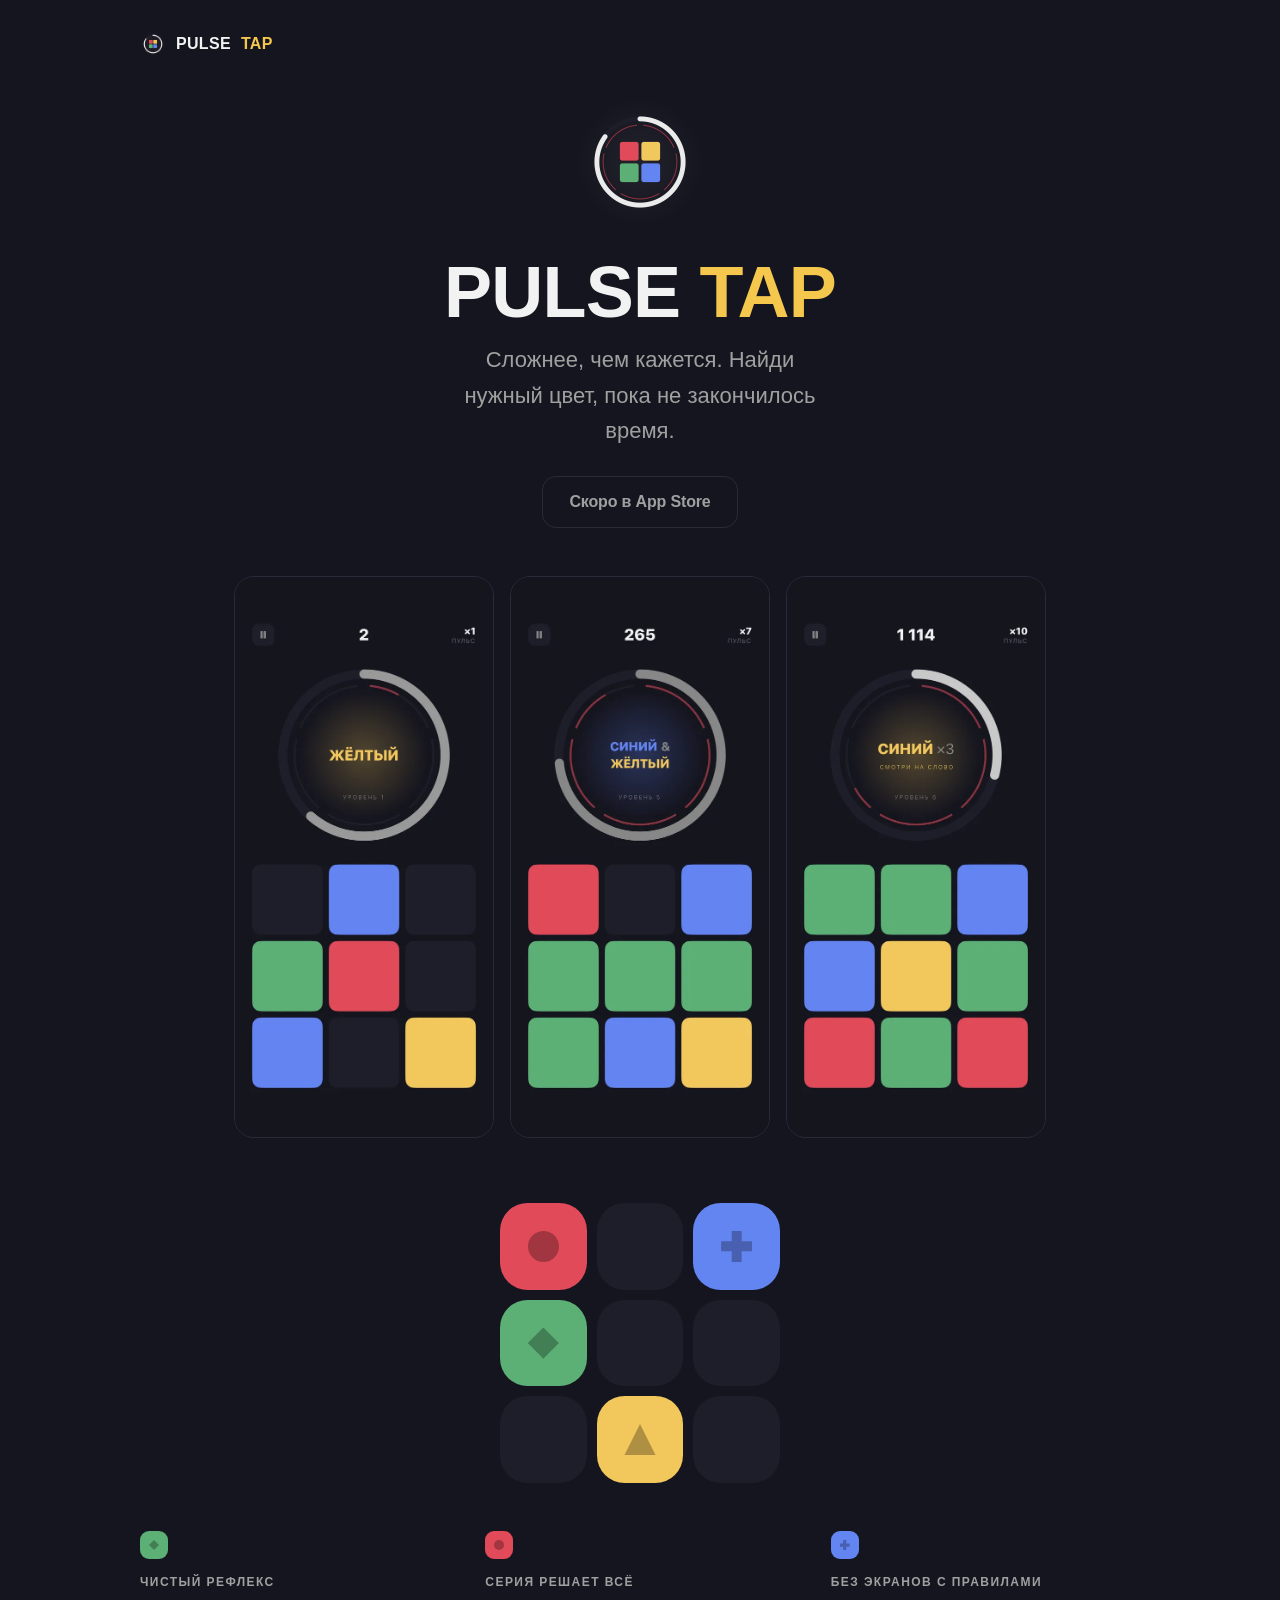
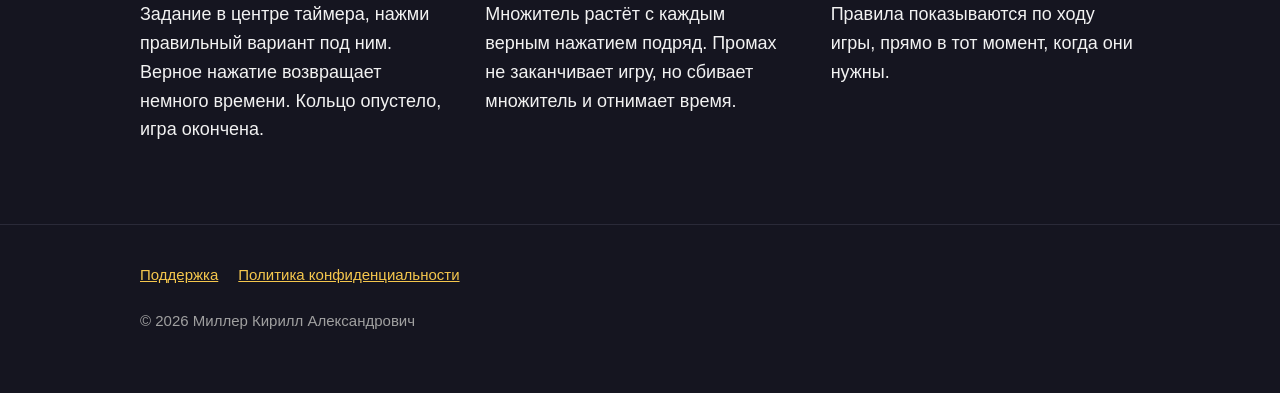
<file: index.html>
<!doctype html>
<html lang="ru">
<head>
<meta charset="utf-8">
<meta name="viewport" content="width=device-width, initial-scale=1">
<meta name="color-scheme" content="dark">
<meta name="theme-color" content="#151520">
<title>Pulse Tap. Игра на реакцию для iPhone</title>
<meta name="description" content="Сложнее, чем кажется. Найди нужный цвет, пока не закончилось время. Аркада на чистый рефлекс: задание в центре кольца, сетка плиток и серия, которая множит очки.">
<link rel="canonical" href="https://pulsetapgame.com/">
<meta property="og:type" content="website">
<meta property="og:locale" content="ru_RU">
<meta property="og:title" content="Pulse Tap. Игра на реакцию для iPhone">
<meta property="og:description" content="Сложнее, чем кажется. Найди нужный цвет, пока не закончилось время.">
<meta property="og:image" content="https://pulsetapgame.com/assets/img/og-image.png">
<meta property="og:url" content="https://pulsetapgame.com/">
<meta name="twitter:card" content="summary_large_image">
<link rel="icon" href="/favicon.ico" sizes="32x32">
<link rel="icon" href="/assets/img/favicon.svg" type="image/svg+xml">
<link rel="apple-touch-icon" href="/assets/img/apple-touch-icon.png">
<link rel="stylesheet" href="/assets/css/site.css">
<!-- После публикации в App Store раскомментировать и подставить APP_ID:
<meta name="apple-itunes-app" content="app-id=APP_ID"> -->
</head>
<body>
<header class="site-header">
  <div class="wrap">
    <a class="logo" href="/">
      <img class="logo-mark" src="/assets/img/icon-64.png" width="26" height="26" alt="">
      PULSE <span class="gold">TAP</span>
    </a>
  </div>
</header>

<main>
  <section class="hero wrap">
    <img src="/assets/img/icon-512.png" width="128" height="128" alt="Иконка игры Pulse Tap">
    <h1>PULSE <span class="gold">TAP</span></h1>
    <p class="slogan">Сложнее, чем кажется. Найди нужный цвет, пока не закончилось время.</p>

    <!-- До релиза: неактивная плашка. После релиза заменить блоком ниже,
         подставив APP_ID (см. README, раздел «Бейдж App Store»). -->
    <span class="btn btn--soon">Скоро в App&nbsp;Store</span>
    <!--
    <a class="badge" href="https://apps.apple.com/ru/app/idAPP_ID">
      <img src="/assets/img/app-store-badge-ru.svg" width="180" height="60"
           alt="Загрузите в App Store">
    </a>
    -->
  </section>

  <section class="wrap" aria-label="Скриншоты игры">
    <div class="shots">
      <picture>
        <source srcset="/assets/img/screen-1.webp" type="image/webp">
        <img src="/assets/img/screen-1.png" width="600" height="1303" loading="lazy" decoding="async"
           alt="Экран игры: задание «Жёлтый» в центре кольца, под ним сетка плиток">
      </picture>
      <picture>
        <source srcset="/assets/img/screen-2.webp" type="image/webp">
        <img src="/assets/img/screen-2.png" width="600" height="1303" loading="lazy" decoding="async"
           alt="Экран игры: задание «Синий и жёлтый», два цвета сразу, множитель ×7">
      </picture>
      <picture>
        <source srcset="/assets/img/screen-3.webp" type="image/webp">
        <img src="/assets/img/screen-3.png" width="600" height="1303" loading="lazy" decoding="async"
           alt="Экран игры: обманка, слово «Синий» написано жёлтым, подсказка «смотри на слово», множитель ×10">
      </picture>
    </div>
  </section>

  <div class="board" aria-hidden="true">
    <span class="tile tile--red"></span>
    <span class="tile"></span>
    <span class="tile tile--blue"></span>
    <span class="tile tile--green tile--breathing"></span>
    <span class="tile"></span>
    <span class="tile"></span>
    <span class="tile"></span>
    <span class="tile tile--yellow"></span>
    <span class="tile"></span>
  </div>

  <section class="wrap">
    <div class="features">
      <div>
        <span class="tile feature-tile tile--green" aria-hidden="true"></span>
        <p class="kicker">Чистый рефлекс</p>
        <p>Задание в центре таймера, нажми правильный вариант под ним. Верное нажатие возвращает немного времени. Кольцо опустело, игра окончена.</p>
      </div>
      <div>
        <span class="tile feature-tile tile--red" aria-hidden="true"></span>
        <p class="kicker">Серия решает всё</p>
        <p>Множитель растёт с каждым верным нажатием подряд. Промах не заканчивает игру, но сбивает множитель и отнимает время.</p>
      </div>
      <div>
        <span class="tile feature-tile tile--blue" aria-hidden="true"></span>
        <p class="kicker">Без экранов с правилами</p>
        <p>Правила показываются по ходу игры, прямо в тот момент, когда они нужны.</p>
      </div>
    </div>
  </section>
</main>

<footer class="site-footer">
  <div class="wrap">
    <nav>
      <a href="/support/">Поддержка</a>
      <a href="/privacy/">Политика конфиденциальности</a>
    </nav>
    <p>© 2026 Миллер Кирилл Александрович</p>
  </div>
</footer>
</body>
</html>
</file>
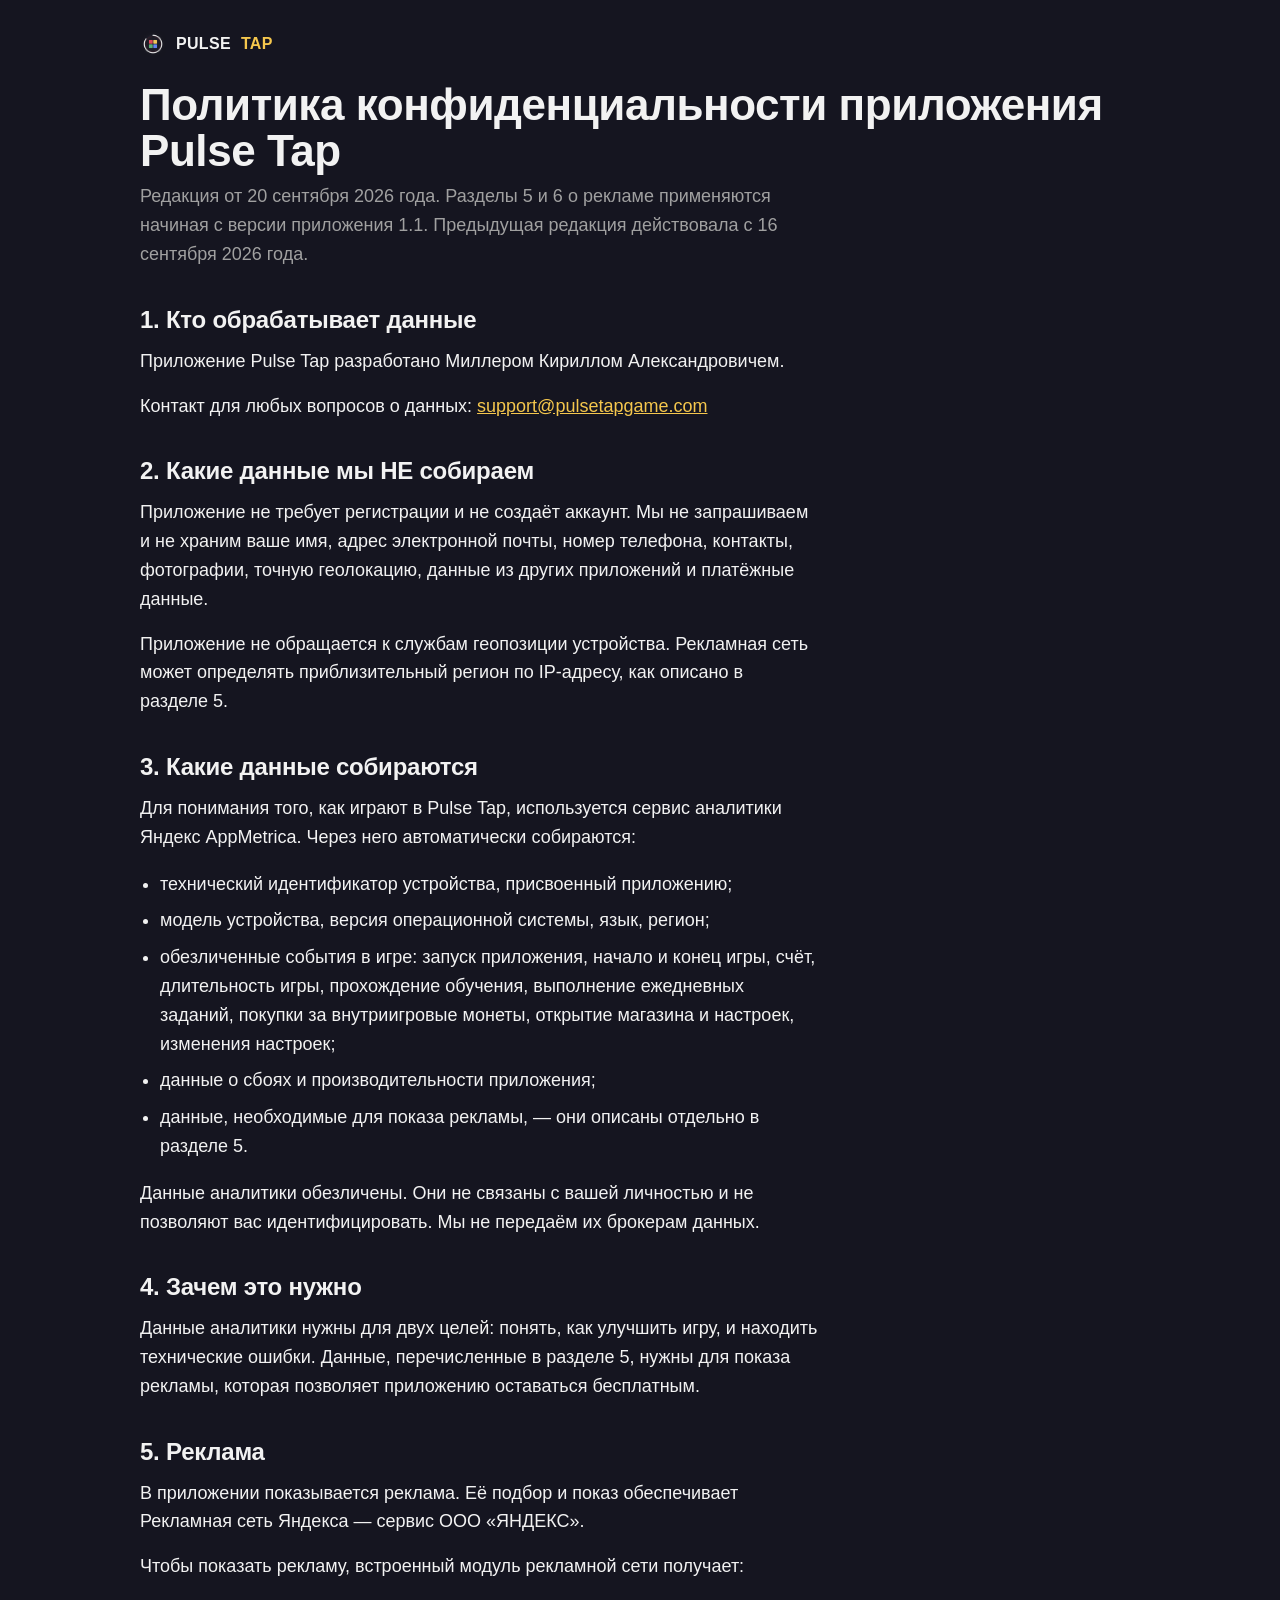
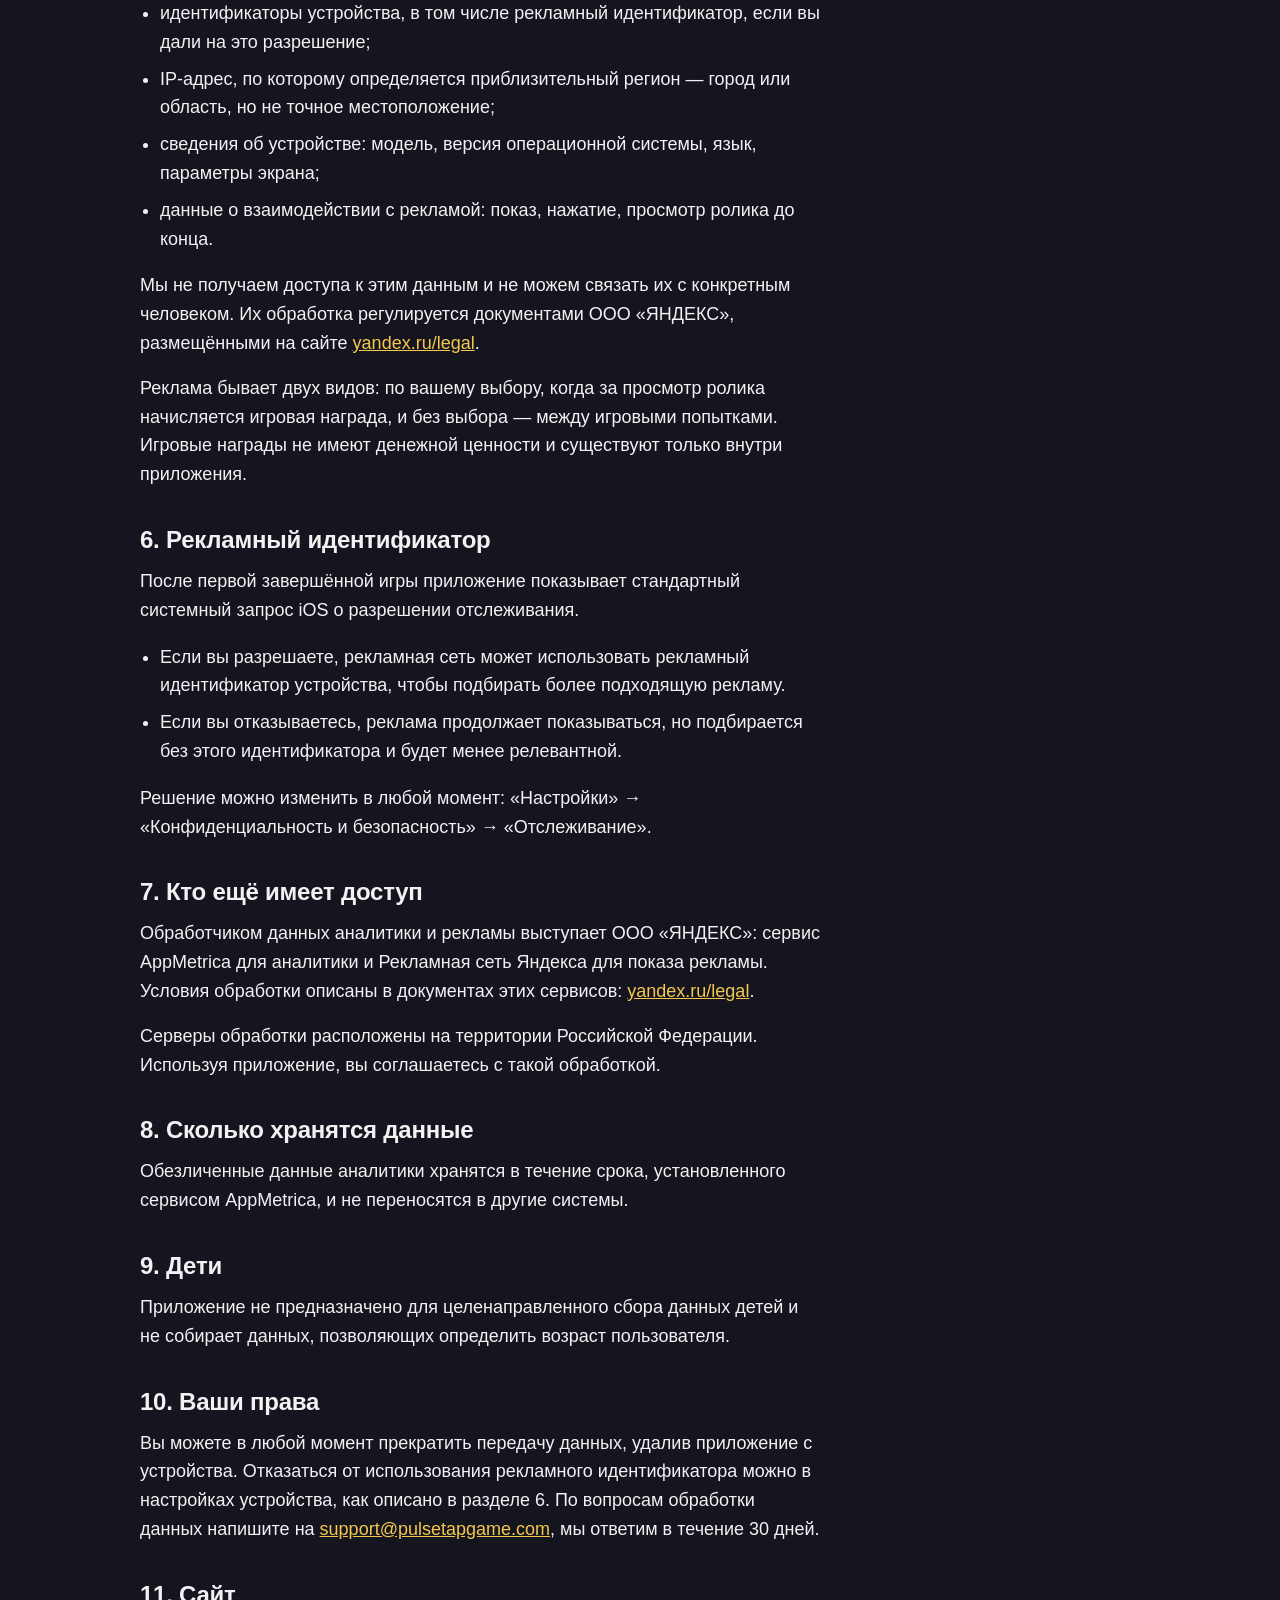
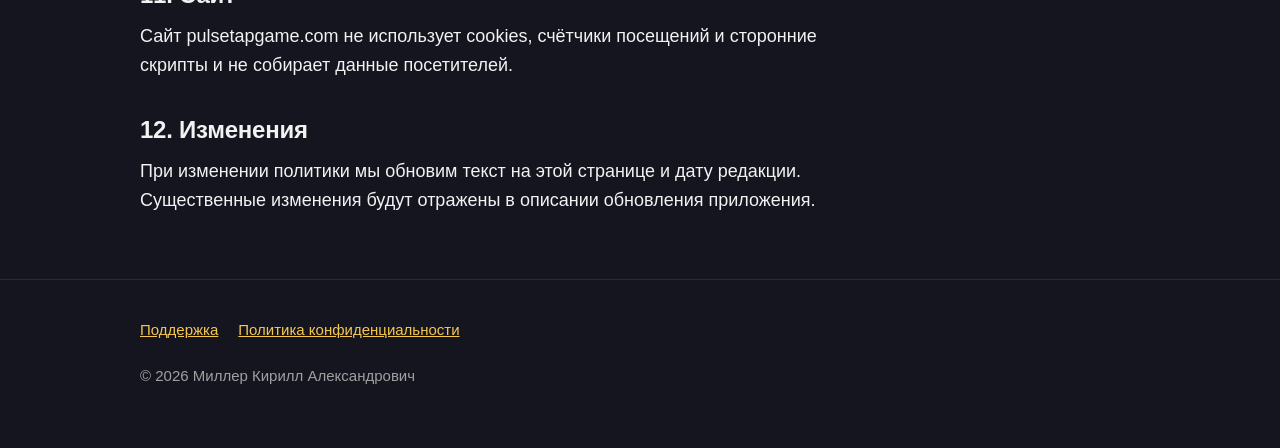
<file: privacy/index.html>
<!doctype html>
<html lang="ru">
<head>
<meta charset="utf-8">
<meta name="viewport" content="width=device-width, initial-scale=1">
<meta name="color-scheme" content="dark">
<meta name="theme-color" content="#151520">
<title>Политика конфиденциальности Pulse Tap</title>
<meta name="description" content="Какие данные собирает приложение Pulse Tap, зачем и как с этим связаться. Игра не требует регистрации и не собирает персональные данные.">
<link rel="canonical" href="https://pulsetapgame.com/privacy/">
<link rel="icon" href="/favicon.ico" sizes="32x32">
<link rel="icon" href="/assets/img/favicon.svg" type="image/svg+xml">
<link rel="apple-touch-icon" href="/assets/img/apple-touch-icon.png">
<link rel="stylesheet" href="/assets/css/site.css">
</head>
<body>
<header class="site-header">
  <div class="wrap">
    <a class="logo" href="/">
      <img class="logo-mark" src="/assets/img/icon-64.png" width="26" height="26" alt="">
      PULSE <span class="gold">TAP</span>
    </a>
  </div>
</header>

<main class="page wrap">
  <h1>Политика конфиденциальности приложения Pulse Tap</h1>
  <p class="lead">Редакция от 20 сентября 2026&nbsp;года. Разделы 5 и&nbsp;6 о&nbsp;рекламе применяются начиная с&nbsp;версии приложения&nbsp;1.1. Предыдущая редакция действовала с&nbsp;16 сентября 2026&nbsp;года.</p>

  <h2>1. Кто обрабатывает данные</h2>
  <p>Приложение Pulse Tap разработано Миллером Кириллом Александровичем.</p>
  <p>Контакт для любых вопросов о данных: <a href="mailto:support@pulsetapgame.com">support@pulsetapgame.com</a></p>

  <h2>2. Какие данные мы НЕ собираем</h2>
  <p>Приложение не требует регистрации и не создаёт аккаунт. Мы не запрашиваем и не храним ваше имя, адрес электронной почты, номер телефона, контакты, фотографии, точную геолокацию, данные из других приложений и платёжные данные.</p>
  <p>Приложение не обращается к службам геопозиции устройства. Рекламная сеть может определять приблизительный регион по IP-адресу, как описано в разделе&nbsp;5.</p>

  <h2>3. Какие данные собираются</h2>
  <p>Для понимания того, как играют в Pulse Tap, используется сервис аналитики Яндекс AppMetrica. Через него автоматически собираются:</p>
  <ul>
    <li>технический идентификатор устройства, присвоенный приложению;</li>
    <li>модель устройства, версия операционной системы, язык, регион;</li>
    <li>обезличенные события в игре: запуск приложения, начало и конец игры, счёт, длительность игры, прохождение обучения, выполнение ежедневных заданий, покупки за внутриигровые монеты, открытие магазина и настроек, изменения настроек;</li>
    <li>данные о сбоях и производительности приложения;</li>
    <li>данные, необходимые для показа рекламы, — они описаны отдельно в разделе&nbsp;5.</li>
  </ul>
  <p>Данные аналитики обезличены. Они не связаны с вашей личностью и не позволяют вас идентифицировать. Мы не передаём их брокерам данных.</p>

  <h2>4. Зачем это нужно</h2>
  <p>Данные аналитики нужны для двух целей: понять, как улучшить игру, и находить технические ошибки. Данные, перечисленные в разделе&nbsp;5, нужны для показа рекламы, которая позволяет приложению оставаться бесплатным.</p>

  <h2>5. Реклама</h2>
  <p>В приложении показывается реклама. Её подбор и показ обеспечивает Рекламная сеть Яндекса — сервис ООО «ЯНДЕКС».</p>
  <p>Чтобы показать рекламу, встроенный модуль рекламной сети получает:</p>
  <ul>
    <li>идентификаторы устройства, в том числе рекламный идентификатор, если вы дали на это разрешение;</li>
    <li>IP-адрес, по которому определяется приблизительный регион — город или область, но не точное местоположение;</li>
    <li>сведения об устройстве: модель, версия операционной системы, язык, параметры экрана;</li>
    <li>данные о взаимодействии с рекламой: показ, нажатие, просмотр ролика до конца.</li>
  </ul>
  <p>Мы не получаем доступа к этим данным и не можем связать их с конкретным человеком. Их обработка регулируется документами ООО «ЯНДЕКС», размещёнными на сайте <a href="https://yandex.ru/legal/">yandex.ru/legal</a>.</p>
  <p>Реклама бывает двух видов: по вашему выбору, когда за просмотр ролика начисляется игровая награда, и без выбора — между игровыми попытками. Игровые награды не имеют денежной ценности и существуют только внутри приложения.</p>

  <h2>6. Рекламный идентификатор</h2>
  <p>После первой завершённой игры приложение показывает стандартный системный запрос iOS о разрешении отслеживания.</p>
  <ul>
    <li>Если вы разрешаете, рекламная сеть может использовать рекламный идентификатор устройства, чтобы подбирать более подходящую рекламу.</li>
    <li>Если вы отказываетесь, реклама продолжает показываться, но подбирается без этого идентификатора и будет менее релевантной.</li>
  </ul>
  <p>Решение можно изменить в любой момент: «Настройки» → «Конфиденциальность и безопасность» → «Отслеживание».</p>

  <h2>7. Кто ещё имеет доступ</h2>
  <p>Обработчиком данных аналитики и рекламы выступает ООО «ЯНДЕКС»: сервис AppMetrica для аналитики и Рекламная сеть Яндекса для показа рекламы. Условия обработки описаны в документах этих сервисов: <a href="https://yandex.ru/legal/">yandex.ru/legal</a>.</p>
  <p>Серверы обработки расположены на территории Российской Федерации. Используя приложение, вы соглашаетесь с такой обработкой.</p>

  <h2>8. Сколько хранятся данные</h2>
  <p>Обезличенные данные аналитики хранятся в течение срока, установленного сервисом AppMetrica, и не переносятся в другие системы.</p>

  <h2>9. Дети</h2>
  <p>Приложение не предназначено для целенаправленного сбора данных детей и не собирает данных, позволяющих определить возраст пользователя.</p>

  <h2>10. Ваши права</h2>
  <p>Вы можете в любой момент прекратить передачу данных, удалив приложение с устройства. Отказаться от использования рекламного идентификатора можно в настройках устройства, как описано в разделе&nbsp;6. По вопросам обработки данных напишите на <a href="mailto:support@pulsetapgame.com">support@pulsetapgame.com</a>, мы ответим в течение 30&nbsp;дней.</p>

  <h2>11. Сайт</h2>
  <p>Сайт pulsetapgame.com не использует cookies, счётчики посещений и сторонние скрипты и не собирает данные посетителей.</p>

  <h2>12. Изменения</h2>
  <p>При изменении политики мы обновим текст на этой странице и дату редакции. Существенные изменения будут отражены в описании обновления приложения.</p>
</main>

<footer class="site-footer">
  <div class="wrap">
    <nav>
      <a href="/support/">Поддержка</a>
      <a href="/privacy/">Политика конфиденциальности</a>
    </nav>
    <p>© 2026 Миллер Кирилл Александрович</p>
  </div>
</footer>
</body>
</html>
</file>
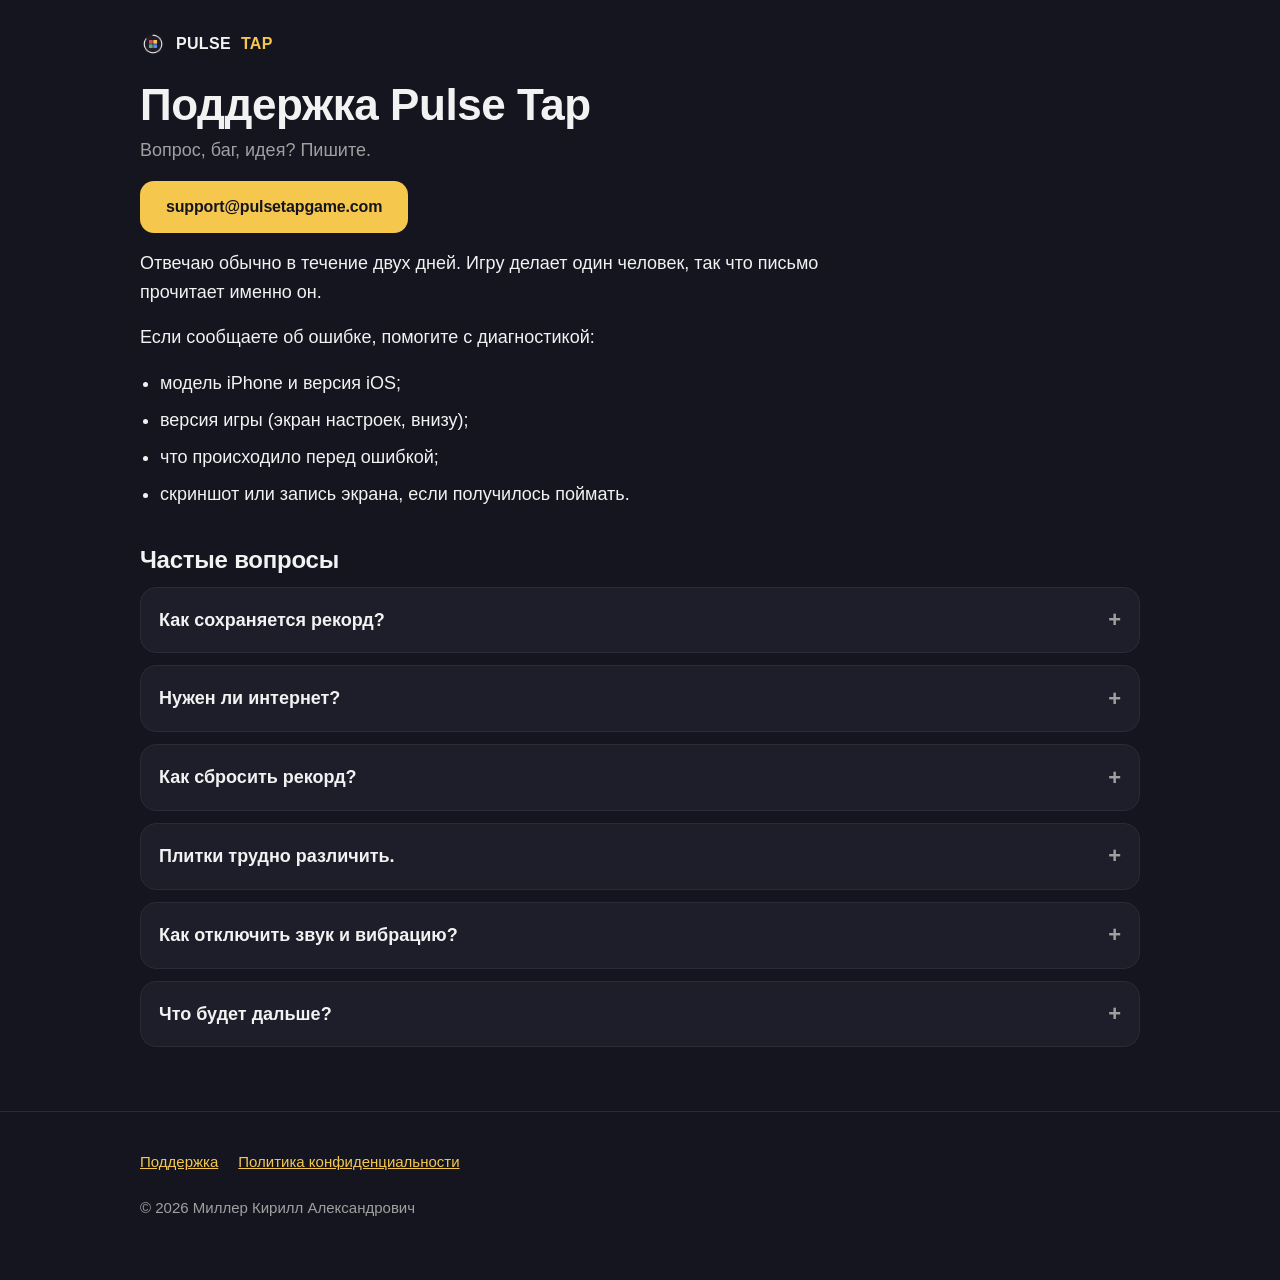
<file: support/index.html>
<!doctype html>
<html lang="ru">
<head>
<meta charset="utf-8">
<meta name="viewport" content="width=device-width, initial-scale=1">
<meta name="color-scheme" content="dark">
<meta name="theme-color" content="#151520">
<title>Поддержка Pulse Tap</title>
<meta name="description" content="Поддержка игры Pulse Tap: почта для вопросов и багов, ответы на частые вопросы про рекорд, офлайн, узоры на плитках, звук и вибрацию.">
<link rel="canonical" href="https://pulsetapgame.com/support/">
<link rel="icon" href="/favicon.ico" sizes="32x32">
<link rel="icon" href="/assets/img/favicon.svg" type="image/svg+xml">
<link rel="apple-touch-icon" href="/assets/img/apple-touch-icon.png">
<link rel="stylesheet" href="/assets/css/site.css">
</head>
<body>
<header class="site-header">
  <div class="wrap">
    <a class="logo" href="/">
      <img class="logo-mark" src="/assets/img/icon-64.png" width="26" height="26" alt="">
      PULSE <span class="gold">TAP</span>
    </a>
  </div>
</header>

<main class="page wrap">
  <h1>Поддержка Pulse Tap</h1>
  <p class="lead">Вопрос, баг, идея? Пишите.</p>

  <p><a class="btn" href="mailto:support@pulsetapgame.com">support@pulsetapgame.com</a></p>

  <p>Отвечаю обычно в течение двух дней. Игру делает один человек, так что письмо прочитает именно он.</p>

  <p>Если сообщаете об ошибке, помогите с диагностикой:</p>
  <ul>
    <li>модель iPhone и версия iOS;</li>
    <li>версия игры (экран настроек, внизу);</li>
    <li>что происходило перед ошибкой;</li>
    <li>скриншот или запись экрана, если получилось поймать.</li>
  </ul>

  <h2>Частые вопросы</h2>
  <div class="faq">
    <details>
      <summary>Как сохраняется рекорд?</summary>
      <p>Локально, на устройстве. Аккаунт не нужен. При удалении приложения рекорд теряется.</p>
    </details>
    <details>
      <summary>Нужен ли интернет?</summary>
      <p>Нет. Играть можно офлайн.</p>
    </details>
    <details>
      <summary>Как сбросить рекорд?</summary>
      <p>Экран настроек → «Сбросить рекорды». Сбрасываются рекорд, лучший уровень, лучшая серия и самая долгая игра. Монеты и покупки остаются.</p>
    </details>
    <details>
      <summary>Плитки трудно различить.</summary>
      <p>В настройках включите «Цветовые паттерны», и у каждого цвета появится своя фигура. Если включён системный параметр «Различать без цвета» (Настройки iOS → Универсальный доступ → Дисплей и размер текста), фигуры включаются автоматически.</p>
    </details>
    <details>
      <summary>Как отключить звук и вибрацию?</summary>
      <p>Экран настроек, отдельные переключатели. Игра также соблюдает беззвучный режим устройства.</p>
    </details>
    <details>
      <summary>Что будет дальше?</summary>
      <p>Новые режимы, палитры и соревнование по рекордам. Напишите, что для вас важнее.</p>
    </details>
  </div>
</main>

<footer class="site-footer">
  <div class="wrap">
    <nav>
      <a href="/support/">Поддержка</a>
      <a href="/privacy/">Политика конфиденциальности</a>
    </nav>
    <p>© 2026 Миллер Кирилл Александрович</p>
  </div>
</footer>
</body>
</html>
</file>
<file: assets/css/site.css>
/* Pulse Tap — one stylesheet for the whole site.
   Colours are the game's own values, taken from Theme.swift and Palette.swift. */

:root {
  --bg: #151520;          /* Theme.background */
  --surface: #1e1e2a;     /* Theme.emptyTile — cards and empty tiles */
  --text: #f2f2f2;        /* Theme.ink */
  --text-2: #a0a0a0;      /* lighter than the game's secondary ink, for 4.5:1 on the web */
  --line: #2a2a38;
  --accent: #f5c74d;      /* Theme.gold — every action in the game is gold */
  --accent-ink: #151520;  /* text on a gold button */
  --tile-green: #5cb076;
  --tile-yellow: #f2c75c;
  --tile-red: #e04a59;
  --tile-blue: #6385f2;
  --radius-tile: 32%;     /* the game's 14pt corner on a 108pt tile */
  --page: 1040px;
  color-scheme: dark;
}

*, *::before, *::after { box-sizing: border-box; }

html { -webkit-text-size-adjust: 100%; }

body {
  margin: 0;
  background: var(--bg);
  color: var(--text);
  font: 400 17px/1.6 -apple-system, BlinkMacSystemFont, "Segoe UI", Roboto, Arial, sans-serif;
  overflow-wrap: break-word;
}

@media (min-width: 768px) { body { font-size: 18px; } }

.wrap {
  width: 100%;
  max-width: var(--page);
  margin: 0 auto;
  padding: 0 20px;
}

/* Headings share the game's heavy, tight voice. */
h1, h2, h3, .logo, .badge, .btn {
  font-weight: 800;
  letter-spacing: -0.01em;
}

h1 { font-size: clamp(40px, 9vw, 72px); line-height: 1.05; margin: 0; }
h2 { font-size: clamp(22px, 4vw, 30px); line-height: 1.25; margin: 0 0 12px; }
h3 { font-size: 19px; margin: 0 0 6px; }
p { margin: 0 0 16px; max-width: 68ch; }
a { color: var(--accent); }
a:focus-visible, button:focus-visible, summary:focus-visible {
  outline: 2px solid var(--accent);
  outline-offset: 3px;
  border-radius: 6px;
}

.kicker {
  font-size: 12px;
  font-weight: 600;
  letter-spacing: 0.12em;
  text-transform: uppercase;
  color: var(--text-2);
  margin: 0 0 8px;
}

/* Header and footer ------------------------------------------------------ */

.site-header { padding: 22px 0 8px; }

.logo {
  display: inline-flex;
  align-items: center;
  gap: 10px;
  min-height: 44px;
  font-size: 16px;
  letter-spacing: 0.02em;
  color: var(--text);
  text-decoration: none;
}

.gold { color: var(--accent); }

/* The app's own icon, not a plain tile. */
.logo-mark { width: 26px; height: 26px; border-radius: 8px; }

.site-footer {
  border-top: 1px solid var(--line);
  margin-top: 64px;
  padding: 28px 0 44px;
  color: var(--text-2);
  font-size: 15px;
}

.site-footer nav { display: flex; flex-wrap: wrap; gap: 8px 20px; margin-bottom: 12px; }
.site-footer a { display: inline-flex; align-items: center; min-height: 44px; }

/* Landing ---------------------------------------------------------------- */

.hero { padding: 24px 0 8px; text-align: center; }
.hero img { width: 128px; height: 128px; border-radius: 28px; }
.hero h1 { margin: 20px 0 12px; }

.slogan {
  font-size: clamp(18px, 4.4vw, 22px);
  color: var(--text-2);
  margin: 0 auto 28px;
  max-width: 30ch;
}

.btn {
  display: inline-flex;
  align-items: center;
  justify-content: center;
  min-height: 52px;
  padding: 0 26px;
  border-radius: 14px;
  background: var(--accent);
  color: var(--accent-ink);
  font-size: 16px;
  text-decoration: none;
}

.btn--soon {
  background: transparent;
  color: var(--text-2);
  border: 1px solid var(--line);
  cursor: default;
}

/* Screenshots ------------------------------------------------------------ */

.shots {
  display: flex;
  gap: 16px;
  margin: 40px 0 8px;
  padding-bottom: 8px;
  overflow-x: auto;
  scroll-snap-type: x mandatory;
  -webkit-overflow-scrolling: touch;
}

.shots img {
  width: 220px;
  height: auto;
  flex: 0 0 auto;
  border-radius: 20px;
  border: 1px solid var(--line);
  scroll-snap-align: center;
}

@media (min-width: 768px) {
  .shots { justify-content: center; overflow: visible; }
  .shots img { width: 260px; }
}

/* Decorative board ------------------------------------------------------- */

.board {
  display: grid;
  grid-template-columns: repeat(3, 1fr);
  gap: 10px;
  width: min(280px, 72vw);
  margin: 48px auto 8px;
}

.tile {
  aspect-ratio: 1;
  border-radius: var(--radius-tile);
  background: var(--surface);
}

.tile--green { background: var(--tile-green); }
.tile--yellow { background: var(--tile-yellow); }
.tile--red { background: var(--tile-red); }
.tile--blue { background: var(--tile-blue); }

/* The colourblind shapes the game draws on its tiles: red is a circle, blue a
   cross, yellow a triangle, green a diamond. Decorative here. */
.tile--green, .tile--yellow, .tile--red, .tile--blue { position: relative; }

.tile--green::after, .tile--yellow::after, .tile--red::after, .tile--blue::after {
  content: "";
  position: absolute;
  inset: 32%;
  background: rgba(0, 0, 0, 0.28);
}

.tile--red::after { border-radius: 50%; }
.tile--green::after { clip-path: polygon(50% 0, 100% 50%, 50% 100%, 0 50%); }
.tile--yellow::after { clip-path: polygon(50% 0, 100% 100%, 0 100%); }
.tile--blue::after {
  clip-path: polygon(34% 0, 66% 0, 66% 34%, 100% 34%, 100% 66%, 66% 66%, 66% 100%,
                     34% 100%, 34% 66%, 0 66%, 0 34%, 34% 34%);
}

/* One tile breathes, the way the game invites a first tap. */
.tile--breathing { animation: breathe 2.4s ease-in-out infinite; }

@keyframes breathe {
  0%, 100% { transform: scale(1); }
  50% { transform: scale(1.04); }
}

/* Features --------------------------------------------------------------- */

.features {
  display: grid;
  gap: 32px;
  margin: 48px 0 8px;
}

@media (min-width: 768px) {
  .features { grid-template-columns: repeat(3, 1fr); gap: 36px; }
}

.feature-tile {
  display: block;
  width: 28px;
  height: 28px;
  border-radius: 9px;
  margin-bottom: 14px;
}


/* Text pages ------------------------------------------------------------- */

/* Only the top: the horizontal gutter belongs to .wrap, and a shorthand
   here would wipe it out — these pages carry both classes. */
.page { padding-top: 8px; }
.page h1 { font-size: clamp(30px, 6vw, 44px); margin-bottom: 8px; }
.page h2 { font-size: clamp(19px, 3.4vw, 24px); margin-top: 36px; }
.page ul { max-width: 68ch; padding-left: 20px; }
.page li { margin-bottom: 8px; }

.lead { color: var(--text-2); }

.fill {
  background: rgba(245, 199, 77, 0.16);
  border-bottom: 1px solid var(--accent);
  padding: 0 4px;
}

/* FAQ -------------------------------------------------------------------- */

.faq { margin-top: 12px; }

.faq details {
  background: var(--surface);
  border: 1px solid var(--line);
  border-radius: 16px;
  padding: 4px 18px;
  margin-bottom: 12px;
}

.faq summary {
  cursor: pointer;
  font-weight: 600;
  padding: 14px 0;
  min-height: 44px;
  display: flex;
  align-items: center;
}

.faq summary::-webkit-details-marker { display: none; }
.faq summary::after { content: "+"; margin-left: auto; color: var(--text-2); font-size: 22px; line-height: 1; }
.faq details[open] summary::after { content: "−"; }
.faq p:last-child { margin-bottom: 16px; }

/* 404 -------------------------------------------------------------------- */

.center { text-align: center; padding: 40px 0 0; }
.center p { margin-left: auto; margin-right: auto; }

@media (prefers-reduced-motion: reduce) {
  *, *::before, *::after {
    animation-duration: 0.001ms !important;
    animation-iteration-count: 1 !important;
    transition-duration: 0.001ms !important;
  }
}
</file>
